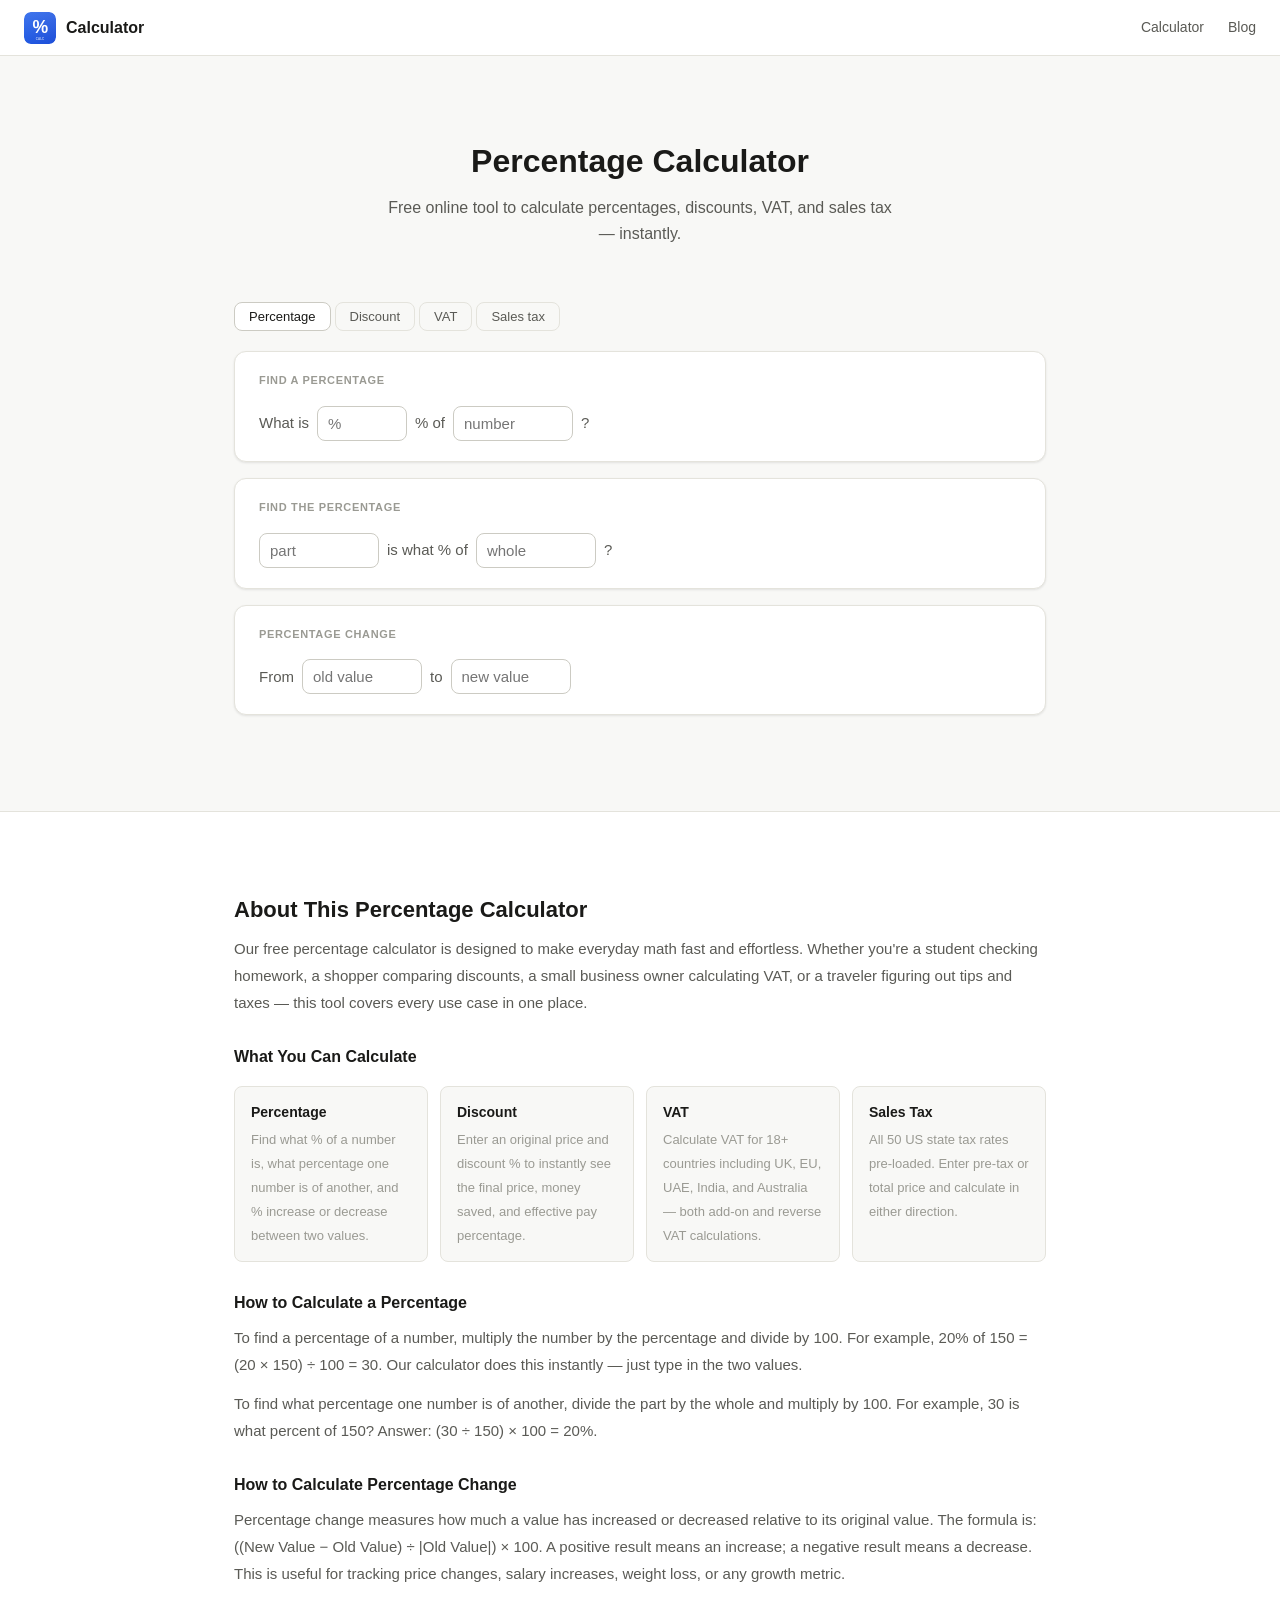
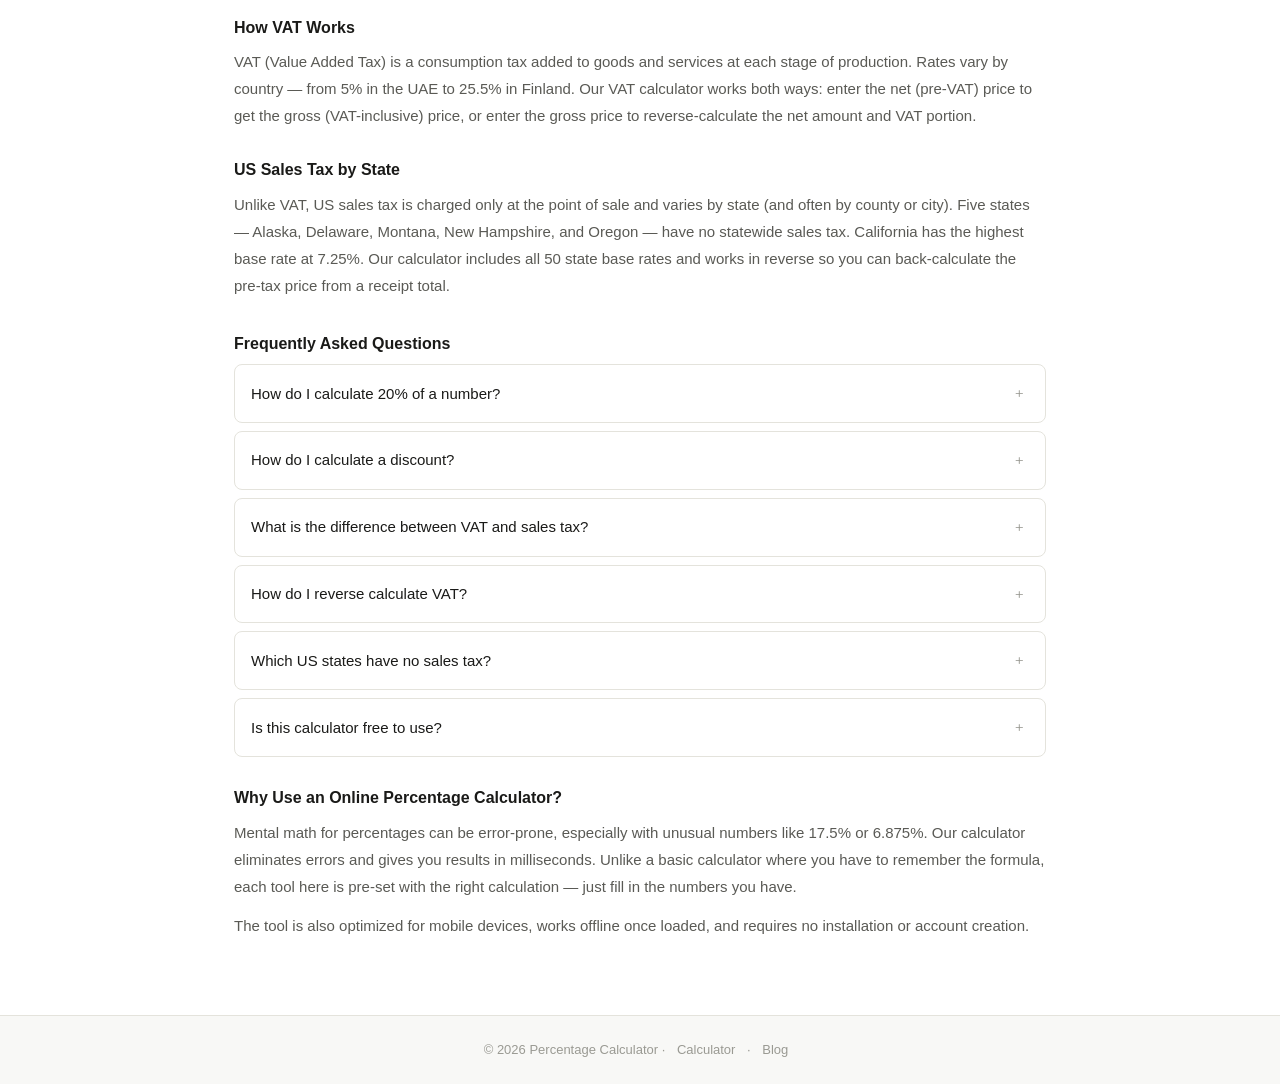
<file: index.html>
<!DOCTYPE html>
<html lang="en">
<head>
  <meta charset="UTF-8">
  <meta name="viewport" content="width=device-width, initial-scale=1.0">
  <title>Percentage Calculator — Free Online Percentage, Discount, VAT & Tax Calculator</title>
  <meta name="description" content="Free online percentage calculator. Instantly calculate percentages, find discounts, compute VAT for 18+ countries, and calculate US sales tax for all 50 states. No signup needed.">
  <meta property="og:title" content="Percentage Calculator — Free Online Tool">
  <meta property="og:description" content="Calculate percentages, discounts, VAT, and sales tax instantly. Free, fast, no signup.">
  <meta property="og:url" content="https://kabeersdev.github.io/percentage_calculator/">
  <meta property="og:type" content="website">
  <meta property="og:image" content="https://kabeersdev.github.io/percentage_calculator/assets/logo.svg">
  <meta name="twitter:card" content="summary">
  <meta name="twitter:title" content="Percentage Calculator — Free Online Tool">
  <meta name="twitter:description" content="Calculate percentages, discounts, VAT and sales tax instantly.">
  <meta name="robots" content="index, follow">
  <link rel="canonical" href="https://kabeersdev.github.io/percentage_calculator/">
  <link rel="icon" href="assets/favicon.svg" type="image/svg+xml">

  <!-- GOOGLE ANALYTICS — replace G-XXXXXXXXXX with your ID -->
  <!--
  <script async src="https://www.googletagmanager.com/gtag/js?id=G-XXXXXXXXXX"></script>
  <script>
    window.dataLayer = window.dataLayer || [];
    function gtag(){dataLayer.push(arguments);}
    gtag('js', new Date());
    gtag('config', 'G-XXXXXXXXXX');
  </script>
  -->

  <!-- FACEBOOK PIXEL — replace XXXXXXXXXXXXXXXX with your Pixel ID -->
  <!--
  <script>
    !function(f,b,e,v,n,t,s){if(f.fbq)return;n=f.fbq=function(){n.callMethod?
    n.callMethod.apply(n,arguments):n.queue.push(arguments)};if(!f._fbq)f._fbq=n;
    n.push=n;n.loaded=!0;n.version='2.0';n.queue=[];t=b.createElement(e);t.async=!0;
    t.src=v;s=b.getElementsByTagName(e)[0];s.parentNode.insertBefore(t,s)}(window,
    document,'script','https://connect.facebook.net/en_US/fbevents.js');
    fbq('init', 'XXXXXXXXXXXXXXXX');
    fbq('track', 'PageView');
  </script>
  <noscript><img height="1" width="1" style="display:none"
    src="https://www.facebook.com/tr?id=XXXXXXXXXXXXXXXX&ev=PageView&noscript=1"/></noscript>
  -->

  <link rel="stylesheet" href="assets/style.css">
  <style>
    .nav-logo-wrap { display:flex; align-items:center; gap:10px; text-decoration:none; }
    .nav-logo-wrap img { width:32px; height:32px; border-radius:7px; }
    .nav-logo-wrap span { font-weight:600; font-size:16px; color:var(--text); }
    /* SEO FOOTER SECTION */
    .seo-section { background:var(--surface); border-top:1px solid var(--border); margin-top:3rem; padding:3rem 0 2rem; }
    .seo-section .container { max-width:860px; }
    .seo-section h2 { font-size:22px; font-weight:700; margin-bottom:.5rem; }
    .seo-section h3 { font-size:16px; font-weight:600; margin:1.75rem 0 .5rem; }
    .seo-section p { color:var(--text-2); font-size:15px; line-height:1.8; margin-bottom:.75rem; }
    .seo-section ul { color:var(--text-2); font-size:15px; line-height:1.8; margin:0 0 .75rem 1.5rem; }
    .seo-faq { margin-top:2rem; }
    .seo-faq details { border:1px solid var(--border); border-radius:var(--radius); margin-bottom:.5rem; overflow:hidden; }
    .seo-faq summary { padding:.875rem 1rem; font-weight:500; font-size:15px; cursor:pointer; list-style:none; display:flex; justify-content:space-between; align-items:center; }
    .seo-faq summary::-webkit-details-marker { display:none; }
    .seo-faq summary::after { content:'﹢'; font-size:18px; color:var(--text-3); }
    details[open] summary::after { content:'−'; }
    .seo-faq .faq-body { padding:.125rem 1rem 1rem; color:var(--text-2); font-size:14px; line-height:1.8; }
    .tool-cards { display:grid; grid-template-columns:repeat(auto-fit,minmax(180px,1fr)); gap:.75rem; margin:1rem 0; }
    .tool-card { background:var(--bg); border:1px solid var(--border); border-radius:var(--radius); padding:.875rem 1rem; }
    .tool-card strong { display:block; font-size:14px; margin-bottom:.25rem; }
    .tool-card span { font-size:13px; color:var(--text-3); }
    /* SITE FOOTER */
    .site-footer { background:var(--bg); border-top:1px solid var(--border); padding:1.5rem; text-align:center; font-size:13px; color:var(--text-3); }
    .site-footer a { color:var(--text-3); margin:0 .5rem; }
  </style>
</head>
<body>

<nav>
  <a class="nav-logo-wrap" href="index.html">
    <img src="assets/logo.svg" alt="Percentage Calculator logo">
    <span>Calculator</span>
  </a>
  <div class="nav-links">
    <a href="index.html">Calculator</a>
    <a href="blog.html">Blog</a>
  </div>
</nav>

<div class="container">
  <div class="hero">
    <h1>Percentage Calculator</h1>
    <p>Free online tool to calculate percentages, discounts, VAT, and sales tax — instantly.</p>
  </div>

  <div class="tabs">
    <button class="tab active" onclick="switchTab('pct',this)">Percentage</button>
    <button class="tab" onclick="switchTab('discount',this)">Discount</button>
    <button class="tab" onclick="switchTab('vat',this)">VAT</button>
    <button class="tab" onclick="switchTab('tax',this)">Sales tax</button>
  </div>

  <!-- PERCENTAGE -->
  <div class="page active" id="page-pct">
    <div class="card">
      <div class="card-title">Find a percentage</div>
      <div style="display:flex;align-items:center;gap:8px;flex-wrap:wrap">
        <span style="color:var(--text-2)">What is</span>
        <input type="number" id="c1-pct" placeholder="%" style="width:90px" oninput="calc1()">
        <span style="color:var(--text-2)">% of</span>
        <input type="number" id="c1-num" placeholder="number" style="width:120px" oninput="calc1()">
        <span style="color:var(--text-2)">?</span>
      </div>
      <div id="c1-result" class="result" style="display:none">
        <span class="result-label" id="c1-label"></span>
        <div style="display:flex;align-items:center;gap:8px">
          <span class="result-value" id="c1-val"></span>
          <button class="copy-btn" onclick="copyEl('c1-val')" title="Copy">⎘</button>
        </div>
      </div>
    </div>
    <div class="card">
      <div class="card-title">Find the percentage</div>
      <div style="display:flex;align-items:center;gap:8px;flex-wrap:wrap">
        <input type="number" id="c2-part" placeholder="part" style="width:120px" oninput="calc2()">
        <span style="color:var(--text-2)">is what % of</span>
        <input type="number" id="c2-whole" placeholder="whole" style="width:120px" oninput="calc2()">
        <span style="color:var(--text-2)">?</span>
      </div>
      <div id="c2-result" class="result success" style="display:none">
        <span class="result-label" id="c2-label"></span>
        <div style="display:flex;align-items:center;gap:8px">
          <span class="result-value" id="c2-val"></span>
          <button class="copy-btn" onclick="copyEl('c2-val')" title="Copy">⎘</button>
        </div>
      </div>
    </div>
    <div class="card">
      <div class="card-title">Percentage change</div>
      <div style="display:flex;align-items:center;gap:8px;flex-wrap:wrap">
        <span style="color:var(--text-2)">From</span>
        <input type="number" id="c3-from" placeholder="old value" style="width:120px" oninput="calc3()">
        <span style="color:var(--text-2)">to</span>
        <input type="number" id="c3-to" placeholder="new value" style="width:120px" oninput="calc3()">
      </div>
      <div id="c3-result" class="result" style="display:none">
        <span class="result-label" id="c3-label"></span>
        <div style="display:flex;align-items:center;gap:8px">
          <span class="result-value" id="c3-val"></span>
          <button class="copy-btn" onclick="copyEl('c3-val')" title="Copy">⎘</button>
        </div>
      </div>
    </div>
  </div>

  <!-- DISCOUNT -->
  <div class="page" id="page-discount">
    <div class="card">
      <div class="card-title">Discount calculator</div>
      <div class="field"><label>Original price</label><input type="number" id="d-orig" placeholder="e.g. 100" oninput="calcDiscount()"></div>
      <div class="field"><label>Discount percentage (%)</label><input type="number" id="d-pct" placeholder="e.g. 20" oninput="calcDiscount()"></div>
      <div id="d-results" style="display:none">
        <div class="results-grid">
          <div class="stat"><div class="stat-label">Discount amount</div><div class="stat-value" id="d-amount"></div></div>
          <div class="stat"><div class="stat-label">Final price</div><div class="stat-value" id="d-final"></div></div>
          <div class="stat"><div class="stat-label">You save</div><div class="stat-value" id="d-save" style="color:var(--success)"></div></div>
          <div class="stat"><div class="stat-label">You pay</div><div class="stat-value" id="d-pay"></div></div>
        </div>
      </div>
    </div>
  </div>

  <!-- VAT -->
  <div class="page" id="page-vat">
    <div class="card">
      <div class="card-title">VAT calculator</div>
      <div class="field">
        <label>Country / region</label>
        <select id="vat-country" onchange="setVatRate()">
          <option value="">Custom rate</option>
          <option value="20">🇬🇧 UK — 20%</option>
          <option value="20">🇫🇷 France — 20%</option>
          <option value="19">🇩🇪 Germany — 19%</option>
          <option value="22">🇮🇹 Italy — 22%</option>
          <option value="21">🇪🇸 Spain — 21%</option>
          <option value="23">🇵🇱 Poland — 23%</option>
          <option value="25">🇸🇪 Sweden — 25%</option>
          <option value="25">🇩🇰 Denmark — 25%</option>
          <option value="25.5">🇫🇮 Finland — 25.5%</option>
          <option value="23">🇮🇪 Ireland — 23%</option>
          <option value="21">🇳🇱 Netherlands — 21%</option>
          <option value="21">🇧🇪 Belgium — 21%</option>
          <option value="24">🇬🇷 Greece — 24%</option>
          <option value="20">🇦🇹 Austria — 20%</option>
          <option value="5">🇦🇪 UAE — 5%</option>
          <option value="18">🇮🇳 India GST — 18%</option>
          <option value="10">🇦🇺 Australia GST — 10%</option>
          <option value="15">🇳🇿 New Zealand GST — 15%</option>
        </select>
      </div>
      <div class="field"><label>VAT rate (%)</label><input type="number" id="vat-rate" placeholder="e.g. 20" oninput="calcVat()"></div>
      <div class="field"><label>Net price (before VAT)</label><input type="number" id="vat-net" placeholder="e.g. 100" oninput="calcVat('net')"></div>
      <div class="field"><label>Gross price (after VAT)</label><input type="number" id="vat-gross" placeholder="e.g. 120" oninput="calcVat('gross')"></div>
      <div id="vat-results" style="display:none">
        <div class="results-grid">
          <div class="stat"><div class="stat-label">Net price</div><div class="stat-value" id="vat-net-out"></div></div>
          <div class="stat"><div class="stat-label">VAT amount</div><div class="stat-value" id="vat-amount"></div></div>
          <div class="stat" style="grid-column:1/-1"><div class="stat-label">Gross price</div><div class="stat-value" id="vat-gross-out"></div></div>
        </div>
      </div>
    </div>
  </div>

  <!-- SALES TAX -->
  <div class="page" id="page-tax">
    <div class="card">
      <div class="card-title">Sales tax calculator</div>
      <div class="field">
        <label>State / region</label>
        <select id="tax-state" onchange="setTaxRate()">
          <option value="">Custom rate</option>
          <option value="0">Alaska — 0%</option>
          <option value="5.6">Arizona — 5.6%</option>
          <option value="6.5">Arkansas — 6.5%</option>
          <option value="7.25">California — 7.25%</option>
          <option value="2.9">Colorado — 2.9%</option>
          <option value="6.35">Connecticut — 6.35%</option>
          <option value="0">Delaware — 0%</option>
          <option value="6">Florida — 6%</option>
          <option value="4">Georgia — 4%</option>
          <option value="6.25">Illinois — 6.25%</option>
          <option value="7">Indiana — 7%</option>
          <option value="6">Iowa — 6%</option>
          <option value="6.5">Kansas — 6.5%</option>
          <option value="6">Kentucky — 6%</option>
          <option value="4.45">Louisiana — 4.45%</option>
          <option value="6">Maryland — 6%</option>
          <option value="6.25">Massachusetts — 6.25%</option>
          <option value="6">Michigan — 6%</option>
          <option value="6.875">Minnesota — 6.875%</option>
          <option value="7">Mississippi — 7%</option>
          <option value="4.225">Missouri — 4.225%</option>
          <option value="0">Montana — 0%</option>
          <option value="5.5">Nebraska — 5.5%</option>
          <option value="6.85">Nevada — 6.85%</option>
          <option value="0">New Hampshire — 0%</option>
          <option value="6.625">New Jersey — 6.625%</option>
          <option value="4">New York — 4%</option>
          <option value="4.75">North Carolina — 4.75%</option>
          <option value="5.75">Ohio — 5.75%</option>
          <option value="4.5">Oklahoma — 4.5%</option>
          <option value="0">Oregon — 0%</option>
          <option value="6">Pennsylvania — 6%</option>
          <option value="7">Rhode Island — 7%</option>
          <option value="6">South Carolina — 6%</option>
          <option value="7">Tennessee — 7%</option>
          <option value="6.25">Texas — 6.25%</option>
          <option value="6.5">Washington — 6.5%</option>
          <option value="5">Wisconsin — 5%</option>
        </select>
      </div>
      <div class="field"><label>Sales tax rate (%)</label><input type="number" id="tax-rate" placeholder="e.g. 8" oninput="calcTax()"></div>
      <div class="field"><label>Pre-tax price</label><input type="number" id="tax-pre" placeholder="e.g. 100" oninput="calcTax('pre')"></div>
      <div class="field"><label>Total price (tax included)</label><input type="number" id="tax-total" placeholder="e.g. 108" oninput="calcTax('total')"></div>
      <div id="tax-results" style="display:none">
        <div class="results-grid">
          <div class="stat"><div class="stat-label">Pre-tax price</div><div class="stat-value" id="tax-pre-out"></div></div>
          <div class="stat"><div class="stat-label">Tax amount</div><div class="stat-value" id="tax-amount"></div></div>
          <div class="stat" style="grid-column:1/-1"><div class="stat-label">Total price</div><div class="stat-value" id="tax-total-out"></div></div>
        </div>
      </div>
    </div>
  </div>
</div>

<!-- ══ SEO CONTENT SECTION ══════════════════════════════════════════════════ -->
<div class="seo-section">
  <div class="container">
    <h2>About This Percentage Calculator</h2>
    <p>Our free percentage calculator is designed to make everyday math fast and effortless. Whether you're a student checking homework, a shopper comparing discounts, a small business owner calculating VAT, or a traveler figuring out tips and taxes — this tool covers every use case in one place.</p>

    <h3>What You Can Calculate</h3>
    <div class="tool-cards">
      <div class="tool-card"><strong>Percentage</strong><span>Find what % of a number is, what percentage one number is of another, and % increase or decrease between two values.</span></div>
      <div class="tool-card"><strong>Discount</strong><span>Enter an original price and discount % to instantly see the final price, money saved, and effective pay percentage.</span></div>
      <div class="tool-card"><strong>VAT</strong><span>Calculate VAT for 18+ countries including UK, EU, UAE, India, and Australia — both add-on and reverse VAT calculations.</span></div>
      <div class="tool-card"><strong>Sales Tax</strong><span>All 50 US state tax rates pre-loaded. Enter pre-tax or total price and calculate in either direction.</span></div>
    </div>

    <h3>How to Calculate a Percentage</h3>
    <p>To find a percentage of a number, multiply the number by the percentage and divide by 100. For example, 20% of 150 = (20 × 150) ÷ 100 = 30. Our calculator does this instantly — just type in the two values.</p>
    <p>To find what percentage one number is of another, divide the part by the whole and multiply by 100. For example, 30 is what percent of 150? Answer: (30 ÷ 150) × 100 = 20%.</p>

    <h3>How to Calculate Percentage Change</h3>
    <p>Percentage change measures how much a value has increased or decreased relative to its original value. The formula is: ((New Value − Old Value) ÷ |Old Value|) × 100. A positive result means an increase; a negative result means a decrease. This is useful for tracking price changes, salary increases, weight loss, or any growth metric.</p>

    <h3>How VAT Works</h3>
    <p>VAT (Value Added Tax) is a consumption tax added to goods and services at each stage of production. Rates vary by country — from 5% in the UAE to 25.5% in Finland. Our VAT calculator works both ways: enter the net (pre-VAT) price to get the gross (VAT-inclusive) price, or enter the gross price to reverse-calculate the net amount and VAT portion.</p>

    <h3>US Sales Tax by State</h3>
    <p>Unlike VAT, US sales tax is charged only at the point of sale and varies by state (and often by county or city). Five states — Alaska, Delaware, Montana, New Hampshire, and Oregon — have no statewide sales tax. California has the highest base rate at 7.25%. Our calculator includes all 50 state base rates and works in reverse so you can back-calculate the pre-tax price from a receipt total.</p>

    <div class="seo-faq">
      <h3>Frequently Asked Questions</h3>
      <details>
        <summary>How do I calculate 20% of a number?</summary>
        <div class="faq-body">Multiply the number by 0.20 (or 20 ÷ 100). For example, 20% of 250 = 250 × 0.20 = 50. Use the "Find a percentage" tab above for instant results.</div>
      </details>
      <details>
        <summary>How do I calculate a discount?</summary>
        <div class="faq-body">Switch to the Discount tab. Enter the original price and the discount percentage. The calculator instantly shows you the amount saved, the final price, and the percentage of the price you actually pay.</div>
      </details>
      <details>
        <summary>What is the difference between VAT and sales tax?</summary>
        <div class="faq-body">VAT is collected at every stage of the supply chain and is common in Europe, the UK, and many other countries. Sales tax is only charged at the final point of sale and is the system used in the United States. Both are consumption taxes but are calculated and collected differently.</div>
      </details>
      <details>
        <summary>How do I reverse calculate VAT?</summary>
        <div class="faq-body">To find the price before VAT when you only have the VAT-inclusive price, divide by (1 + VAT rate). For example, if a product costs $120 including 20% VAT: $120 ÷ 1.20 = $100 net price. Use the VAT tab and enter the gross price — it calculates automatically.</div>
      </details>
      <details>
        <summary>Which US states have no sales tax?</summary>
        <div class="faq-body">Five US states have no statewide sales tax: Alaska, Delaware, Montana, New Hampshire, and Oregon. However, some local jurisdictions in Alaska do charge sales tax.</div>
      </details>
      <details>
        <summary>Is this calculator free to use?</summary>
        <div class="faq-body">Yes, completely free. No account, no signup, no limits. All calculations happen instantly in your browser.</div>
      </details>
    </div>

    <h3>Why Use an Online Percentage Calculator?</h3>
    <p>Mental math for percentages can be error-prone, especially with unusual numbers like 17.5% or 6.875%. Our calculator eliminates errors and gives you results in milliseconds. Unlike a basic calculator where you have to remember the formula, each tool here is pre-set with the right calculation — just fill in the numbers you have.</p>
    <p>The tool is also optimized for mobile devices, works offline once loaded, and requires no installation or account creation.</p>
  </div>
</div>

<footer class="site-footer">
  <p>© 2026 Percentage Calculator · <a href="index.html">Calculator</a> · <a href="blog.html">Blog</a></p>
</footer>

<div id="toast"></div>

<!-- JSON-LD Structured Data for SEO -->
<script type="application/ld+json">
{
  "@context": "https://schema.org",
  "@type": "WebApplication",
  "name": "Percentage Calculator",
  "url": "https://kabeersdev.github.io/percentage_calculator/",
  "description": "Free online percentage calculator. Calculate percentages, discounts, VAT, and sales tax instantly.",
  "applicationCategory": "UtilitiesApplication",
  "operatingSystem": "Any",
  "offers": { "@type": "Offer", "price": "0", "priceCurrency": "USD" },
  "featureList": ["Percentage calculator", "Discount calculator", "VAT calculator", "Sales tax calculator"]
}
</script>
<script type="application/ld+json">
{
  "@context": "https://schema.org",
  "@type": "FAQPage",
  "mainEntity": [
    { "@type": "Question", "name": "How do I calculate 20% of a number?", "acceptedAnswer": { "@type": "Answer", "text": "Multiply the number by 0.20. For example, 20% of 250 = 250 × 0.20 = 50." } },
    { "@type": "Question", "name": "How do I reverse calculate VAT?", "acceptedAnswer": { "@type": "Answer", "text": "Divide the VAT-inclusive price by (1 + VAT rate). For example, $120 including 20% VAT: $120 ÷ 1.20 = $100 net price." } },
    { "@type": "Question", "name": "Which US states have no sales tax?", "acceptedAnswer": { "@type": "Answer", "text": "Alaska, Delaware, Montana, New Hampshire, and Oregon have no statewide sales tax." } },
    { "@type": "Question", "name": "Is this calculator free?", "acceptedAnswer": { "@type": "Answer", "text": "Yes, completely free with no signup required." } }
  ]
}
</script>

<script>
function switchTab(name, el) {
  document.querySelectorAll('.tab').forEach(t => t.classList.remove('active'));
  document.querySelectorAll('.page').forEach(p => p.classList.remove('active'));
  el.classList.add('active');
  document.getElementById('page-' + name).classList.add('active');
}
function fmt(n) { return parseFloat(n.toFixed(4)).toLocaleString(undefined, {maximumFractionDigits:2}); }
function fmtC(n) { return '$' + fmt(n); }
function copyEl(id) {
  navigator.clipboard.writeText(document.getElementById(id).textContent).catch(()=>{});
  showToast('Copied!');
}
function showToast(msg) {
  const t = document.getElementById('toast');
  t.textContent = msg; t.classList.add('show');
  setTimeout(() => t.classList.remove('show'), 2000);
}
function calc1() {
  const p = parseFloat(document.getElementById('c1-pct').value);
  const n = parseFloat(document.getElementById('c1-num').value);
  const r = document.getElementById('c1-result');
  if (!isNaN(p) && !isNaN(n)) {
    document.getElementById('c1-val').textContent = fmt(p/100*n);
    document.getElementById('c1-label').textContent = p + '% of ' + fmt(n) + ' =';
    r.style.display='flex'; r.className='result';
  } else r.style.display='none';
}
function calc2() {
  const part = parseFloat(document.getElementById('c2-part').value);
  const whole = parseFloat(document.getElementById('c2-whole').value);
  const r = document.getElementById('c2-result');
  if (!isNaN(part) && !isNaN(whole) && whole!==0) {
    document.getElementById('c2-val').textContent = fmt(part/whole*100) + '%';
    document.getElementById('c2-label').textContent = fmt(part) + ' is';
    r.style.display='flex'; r.className='result success';
  } else r.style.display='none';
}
function calc3() {
  const from = parseFloat(document.getElementById('c3-from').value);
  const to = parseFloat(document.getElementById('c3-to').value);
  const r = document.getElementById('c3-result');
  if (!isNaN(from) && !isNaN(to) && from!==0) {
    const ch = (to-from)/Math.abs(from)*100;
    document.getElementById('c3-val').textContent = (ch>=0?'+':'') + fmt(ch) + '%';
    document.getElementById('c3-label').textContent = ch>=0 ? '↑ increase' : '↓ decrease';
    r.style.display='flex'; r.className='result ' + (ch>=0?'success':'warning');
  } else r.style.display='none';
}
function calcDiscount() {
  const orig = parseFloat(document.getElementById('d-orig').value);
  const pct = parseFloat(document.getElementById('d-pct').value);
  const r = document.getElementById('d-results');
  if (!isNaN(orig) && !isNaN(pct)) {
    const disc = orig*pct/100;
    document.getElementById('d-amount').textContent = fmtC(disc);
    document.getElementById('d-final').textContent = fmtC(orig-disc);
    document.getElementById('d-save').textContent = fmtC(disc);
    document.getElementById('d-pay').textContent = fmt(100-pct) + '%';
    r.style.display='block';
  } else r.style.display='none';
}
function setVatRate() {
  const v = document.getElementById('vat-country').value;
  if (v) { document.getElementById('vat-rate').value = v; calcVat(); }
}
function calcVat(src) {
  const rate = parseFloat(document.getElementById('vat-rate').value);
  const net = parseFloat(document.getElementById('vat-net').value);
  const gross = parseFloat(document.getElementById('vat-gross').value);
  const r = document.getElementById('vat-results');
  if (isNaN(rate)) { r.style.display='none'; return; }
  let n, g, vat;
  if (src==='net' && !isNaN(net)) {
    n=net; vat=net*rate/100; g=net+vat;
    document.getElementById('vat-gross').value = parseFloat(g.toFixed(2));
  } else if (src==='gross' && !isNaN(gross)) {
    n=gross/(1+rate/100); vat=gross-n; g=gross;
    document.getElementById('vat-net').value = parseFloat(n.toFixed(2));
  } else if (!isNaN(net)) { n=net; vat=net*rate/100; g=net+vat; }
  else { r.style.display='none'; return; }
  document.getElementById('vat-net-out').textContent = fmtC(n);
  document.getElementById('vat-amount').textContent = fmtC(vat);
  document.getElementById('vat-gross-out').textContent = fmtC(g);
  r.style.display='block';
}
function setTaxRate() {
  const v = document.getElementById('tax-state').value;
  if (v!=='') { document.getElementById('tax-rate').value = v; calcTax(); }
}
function calcTax(src) {
  const rate = parseFloat(document.getElementById('tax-rate').value);
  const pre = parseFloat(document.getElementById('tax-pre').value);
  const total = parseFloat(document.getElementById('tax-total').value);
  const r = document.getElementById('tax-results');
  if (isNaN(rate)) { r.style.display='none'; return; }
  let p, t, tax;
  if (src==='pre' && !isNaN(pre)) {
    p=pre; tax=pre*rate/100; t=pre+tax;
    document.getElementById('tax-total').value = parseFloat(t.toFixed(2));
  } else if (src==='total' && !isNaN(total)) {
    p=total/(1+rate/100); tax=total-p; t=total;
    document.getElementById('tax-pre').value = parseFloat(p.toFixed(2));
  } else if (!isNaN(pre)) { p=pre; tax=pre*rate/100; t=pre+tax; }
  else { r.style.display='none'; return; }
  document.getElementById('tax-pre-out').textContent = fmtC(p);
  document.getElementById('tax-amount').textContent = fmtC(tax);
  document.getElementById('tax-total-out').textContent = fmtC(t);
  r.style.display='block';
}
</script>
</body>
</html>
</file>
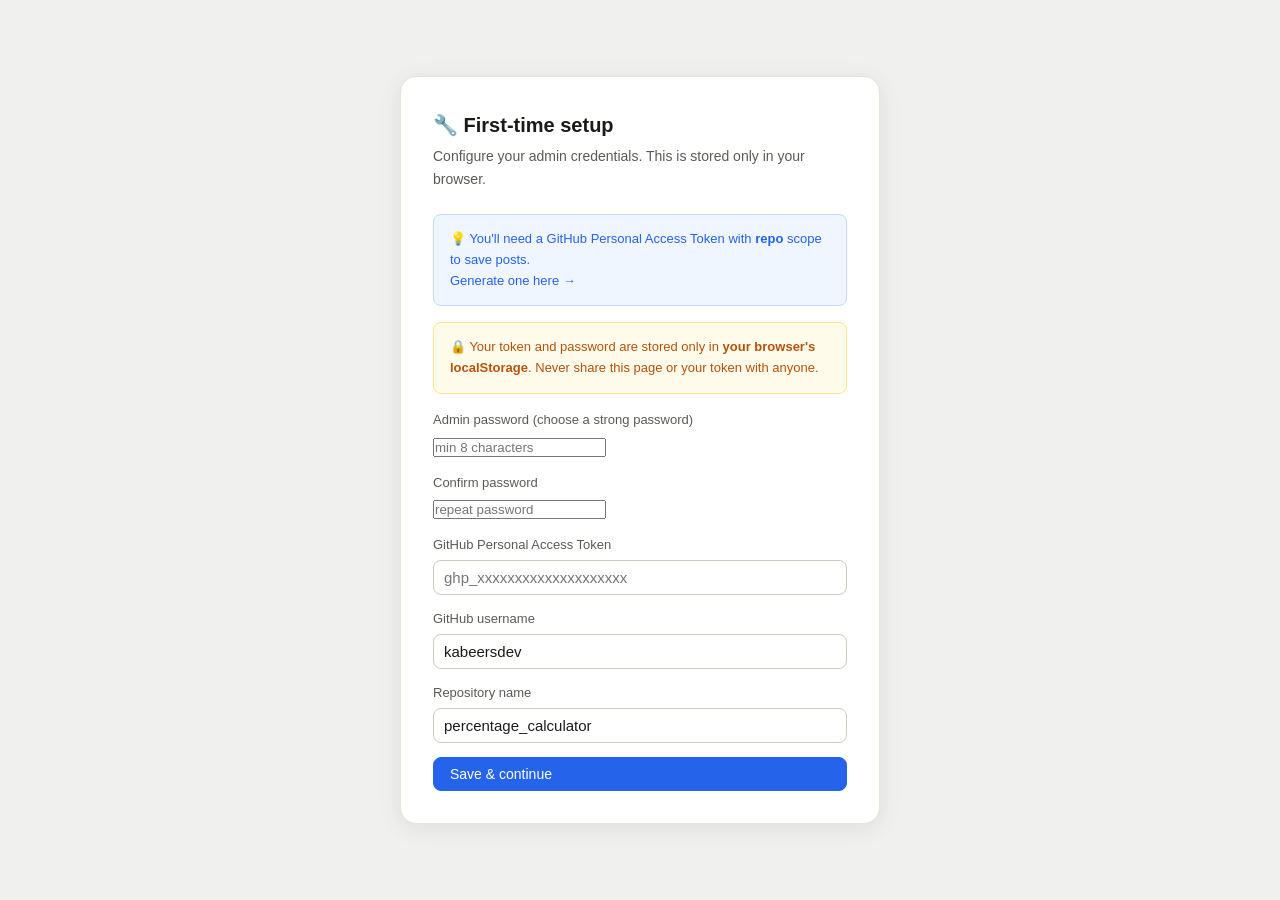
<file: admin.html>
<!DOCTYPE html>
<html lang="en">
<head>
  <meta charset="UTF-8">
  <meta name="viewport" content="width=device-width, initial-scale=1.0">
  <title>Admin. panel — Percentage Calculator</title>
  <meta name="robots" content="noindex, nofollow">
  <link rel="stylesheet" href="assets/style.css">
  <style>
    body { background: #f0f0ee; }
    /* LOGIN */
    .login-wrap { min-height: 100vh; display: flex; align-items: center; justify-content: center; }
    .login-box { background: var(--surface); border: 1px solid var(--border); border-radius: 16px; padding: 2rem; width: 90%; max-width: 380px; box-shadow: 0 4px 24px rgba(0,0,0,.08); }
    .login-box h1 { font-size: 20px; font-weight: 700; margin-bottom: .25rem; }
    .login-box p { color: var(--text-2); font-size: 14px; margin-bottom: 1.5rem; }
    .login-error { background: var(--danger-bg); color: var(--danger); border: 1px solid #fecaca; border-radius: var(--radius); padding: .6rem .875rem; font-size: 13px; margin-bottom: 1rem; display: none; }
    /* SETUP */
    .setup-box { background: var(--surface); border: 1px solid var(--border); border-radius: 16px; padding: 2rem; width: 90%; max-width: 480px; box-shadow: 0 4px 24px rgba(0,0,0,.08); }
    .setup-box h1 { font-size: 20px; font-weight: 700; margin-bottom: .25rem; }
    .setup-box p { color: var(--text-2); font-size: 14px; margin-bottom: 1.5rem; }
    .info-box { background: var(--accent-bg); border: 1px solid var(--accent-border); border-radius: var(--radius); padding: .875rem 1rem; font-size: 13px; color: var(--accent); margin-bottom: 1rem; line-height: 1.6; }
    .warn-box { background: var(--warning-bg); border: 1px solid #fde68a; border-radius: var(--radius); padding: .875rem 1rem; font-size: 13px; color: var(--warning); margin-bottom: 1rem; line-height: 1.6; }
    /* ADMIN SHELL */
    #admin-shell { display: none; }
    .admin-nav { background: var(--surface); border-bottom: 1px solid var(--border); padding: 0 1.5rem; display: flex; align-items: center; justify-content: space-between; height: 52px; }
    .admin-nav .logo { font-weight: 600; font-size: 15px; }
    .admin-nav .nav-right { display: flex; align-items: center; gap: 1rem; font-size: 13px; color: var(--text-2); }
    .admin-nav .nav-right a { color: var(--text-2); font-size: 13px; }
    .sidebar-wrap { width: 200px; flex-shrink: 0; background: var(--surface); border-right: 1px solid var(--border); min-height: calc(100vh - 52px); padding: 1rem 0.75rem; }
    .sidebar-wrap .section-label { font-size: 10px; font-weight: 700; color: var(--text-3); text-transform: uppercase; letter-spacing: .07em; padding: 0 8px; margin: 1rem 0 4px; }
    .sidebar-wrap a { display: flex; align-items: center; gap: 8px; padding: 7px 10px; border-radius: 6px; color: var(--text-2); font-size: 13.5px; margin-bottom: 1px; cursor: pointer; text-decoration: none; }
    .sidebar-wrap a:hover { background: var(--bg); color: var(--text); }
    .sidebar-wrap a.active { background: var(--accent-bg); color: var(--accent); font-weight: 500; }
    .main-wrap { flex: 1; min-width: 0; padding: 1.5rem; }
    .layout { display: flex; }
    /* SECTIONS */
    .section { display: none; }
    .section.active { display: block; }
    /* STATUS ROW */
    .status-row { display: flex; gap: 1rem; margin-bottom: 1.5rem; }
    .status-card { flex: 1; background: var(--surface); border: 1px solid var(--border); border-radius: 10px; padding: 1rem 1.25rem; }
    .status-card .num { font-size: 28px; font-weight: 700; }
    .status-card .lbl { font-size: 12px; color: var(--text-3); margin-top: 2px; }
    /* EDITOR */
    .two-col { display: grid; grid-template-columns: 1fr 320px; gap: 1.25rem; align-items: start; }
    .seo-char { font-size: 12px; color: var(--text-3); margin-top: 3px; }
    .seo-char.over { color: var(--danger); }
    /* LOCK icon for locked post */
    .lock { font-size: 11px; background: var(--bg); border: 1px solid var(--border); border-radius: 4px; padding: 1px 6px; color: var(--text-3); }
    @media(max-width:700px) {
      .layout { flex-direction: column; }
      .sidebar-wrap { width: 100%; min-height: auto; border-right: none; border-bottom: 1px solid var(--border); }
      .two-col { grid-template-columns: 1fr; }
      .status-row { flex-wrap: wrap; }
    }
  </style>
</head>
<body>

<!-- ════════════════════════════ SETUP SCREEN ════════════════════════════ -->
<div id="setup-screen" class="login-wrap" style="display:none">
  <div class="setup-box">
    <h1>🔧 First-time setup</h1>
    <p>Configure your admin credentials. This is stored only in your browser.</p>
    <div class="info-box">
      💡 You'll need a GitHub Personal Access Token with <strong>repo</strong> scope to save posts.<br>
      <a href="https://github.com/settings/tokens/new?scopes=repo&description=PercentageCalcCMS" target="_blank" style="color:var(--accent)">Generate one here →</a>
    </div>
    <div class="warn-box">
      🔒 Your token and password are stored only in <strong>your browser's localStorage</strong>. Never share this page or your token with anyone.
    </div>
    <div class="field"><label>Admin password (choose a strong password)</label><input type="password" id="setup-pass" placeholder="min 8 characters"></div>
    <div class="field"><label>Confirm password</label><input type="password" id="setup-pass2" placeholder="repeat password"></div>
    <div class="field"><label>GitHub Personal Access Token</label><input type="text" id="setup-token" placeholder="ghp_xxxxxxxxxxxxxxxxxxxx" autocomplete="off"></div>
    <div class="field"><label>GitHub username</label><input type="text" id="setup-user" value="kabeersdev"></div>
    <div class="field"><label>Repository name</label><input type="text" id="setup-repo" value="percentage_calculator"></div>
    <div class="login-error" id="setup-error"></div>
    <button class="btn btn-primary" style="width:100%" onclick="doSetup()">Save & continue</button>
  </div>
</div>

<!-- ════════════════════════════ LOGIN SCREEN ════════════════════════════ -->
<div id="login-screen" class="login-wrap">
  <div class="login-box">
    <h1>🔐 Admin login</h1>
    <p>Percentage Calculator dashboard</p>
    <div class="login-error" id="login-error"></div>
    <div class="field"><label>Password</label><input type="password" id="login-pass" placeholder="Enter password" onkeydown="if(event.key==='Enter')doLogin()"></div>
    <button class="btn btn-primary" style="width:100%;margin-top:.25rem" onclick="doLogin()">Sign in</button>
    <p style="margin-top:1rem;font-size:12px;color:var(--text-3);text-align:center">
      First time? <a href="#" onclick="showSetup()">Set up credentials</a>
    </p>
  </div>
</div>

<!-- ════════════════════════════ ADMIN SHELL ════════════════════════════ -->
<div id="admin-shell">
  <div class="admin-nav">
    <span class="logo">% Admin</span>
    <div class="nav-right">
      <a href="index.html" target="_blank">View site ↗</a>
      <a href="blog.html" target="_blank">View blog ↗</a>
      <a href="#" onclick="logout()" style="color:var(--danger)">Sign out</a>
    </div>
  </div>

  <div class="layout">
    <div class="sidebar-wrap">
      <div class="section-label">Content</div>
      <a onclick="showSection('dashboard')" id="nav-dashboard" class="active">📊 Dashboard</a>
      <a onclick="showSection('posts')" id="nav-posts">📝 All posts</a>
      <a onclick="newPost()" id="nav-new">✏️ New post</a>
      <div class="section-label">Settings</div>
      <a onclick="showSection('seo-global')" id="nav-seo-global">🔍 SEO settings</a>
      <a onclick="showSection('credentials')" id="nav-credentials">🔑 Credentials</a>
    </div>

    <div class="main-wrap">

      <!-- DASHBOARD -->
      <div class="section active" id="section-dashboard">
        <div class="admin-topbar"><h1>Dashboard</h1></div>
        <div class="status-row">
          <div class="status-card"><div class="num" id="stat-total">0</div><div class="lbl">Total posts</div></div>
          <div class="status-card"><div class="num" id="stat-pub">0</div><div class="lbl">Published</div></div>
          <div class="status-card"><div class="num" id="stat-draft">0</div><div class="lbl">Drafts</div></div>
        </div>
        <div class="card">
          <div class="card-title">Recent posts</div>
          <div id="dash-recent"></div>
        </div>
      </div>

      <!-- ALL POSTS -->
      <div class="section" id="section-posts">
        <div class="admin-topbar">
          <h1>All posts</h1>
          <button class="btn btn-primary btn-sm" onclick="newPost()">+ New post</button>
        </div>
        <div class="card" style="padding:0;overflow:hidden">
          <table>
            <thead><tr><th>Title</th><th>Status</th><th>Date</th><th>Actions</th></tr></thead>
            <tbody id="posts-table"></tbody>
          </table>
        </div>
      </div>

      <!-- EDITOR -->
      <div class="section" id="section-editor">
        <div class="admin-topbar">
          <h1 id="editor-heading">New post</h1>
          <div style="display:flex;gap:.5rem">
            <button class="btn btn-sm" onclick="saveDraft()">Save draft</button>
            <button class="btn btn-primary btn-sm" onclick="publishPost()">Publish</button>
          </div>
        </div>
        <div class="two-col">
          <!-- LEFT: content -->
          <div>
            <div class="card">
              <div class="field"><label>Post title</label><input type="text" id="e-title" placeholder="Enter title…" oninput="autoSlug();updateSeoPreview()"></div>
              <div class="field"><label>Slug (URL)</label>
                <div style="display:flex;gap:6px;align-items:center">
                  <span style="font-size:13px;color:var(--text-3);white-space:nowrap">…/post.html?slug=</span>
                  <input type="text" id="e-slug" placeholder="my-post-title" style="flex:1">
                </div>
              </div>
              <div class="field"><label>Excerpt (shown in blog listing)</label><textarea id="e-excerpt" rows="2" placeholder="Short summary…" oninput="updateSeoPreview()"></textarea></div>
            </div>
            <div class="card" style="padding:0;overflow:hidden">
              <div class="editor-toolbar">
                <button onclick="fmt('bold')" title="Bold"><b>B</b></button>
                <button onclick="fmt('italic')" title="Italic"><i>I</i></button>
                <button onclick="fmt('underline')" title="Underline"><u>U</u></button>
                <button onclick="fmtBlock('h2')" title="Heading 2">H2</button>
                <button onclick="fmtBlock('h3')" title="Heading 3">H3</button>
                <button onclick="fmt('insertUnorderedList')" title="Bullet list">• List</button>
                <button onclick="fmt('insertOrderedList')" title="Numbered list">1. List</button>
                <button onclick="insertLink()" title="Insert link">🔗 Link</button>
                <button onclick="insertImage()" title="Insert image">🖼 Image</button>
                <button onclick="fmtBlock('blockquote')" title="Blockquote">" Quote</button>
                <button onclick="fmt('removeFormat')" title="Clear formatting">✕ Clear</button>
              </div>
              <div class="editor-content" id="editor" contenteditable="true" spellcheck="true"></div>
            </div>
          </div>
          <!-- RIGHT: meta -->
          <div>
            <div class="card">
              <div class="card-title">Post settings</div>
              <div class="field"><label>Status</label>
                <select id="e-status">
                  <option value="draft">Draft</option>
                  <option value="published">Published</option>
                </select>
              </div>
              <div class="field"><label>Author</label><input type="text" id="e-author" placeholder="Your name"></div>
              <div class="field"><label>Date</label><input type="date" id="e-date"></div>
            </div>
            <div class="card">
              <div class="card-title">SEO</div>
              <div class="field">
                <label>SEO title <span style="color:var(--text-3)">(50–60 chars)</span></label>
                <input type="text" id="e-seo-title" placeholder="Defaults to post title" oninput="updateSeoPreview()">
                <div class="seo-char" id="seo-title-count">0 / 60</div>
              </div>
              <div class="field">
                <label>Meta description <span style="color:var(--text-3)">(120–160 chars)</span></label>
                <textarea id="e-seo-desc" rows="3" placeholder="Appears in Google results…" oninput="updateSeoPreview()"></textarea>
                <div class="seo-char" id="seo-desc-count">0 / 160</div>
              </div>
              <div class="field"><label>OG image URL</label><input type="url" id="e-og-image" placeholder="https://…" oninput="updateSeoPreview()"></div>
              <div class="field"><label>Canonical URL</label><input type="url" id="e-canonical" placeholder="Leave blank for auto"></div>
              <div class="field"><label>Robots</label>
                <select id="e-robots">
                  <option value="index, follow">index, follow (default)</option>
                  <option value="noindex, follow">noindex, follow</option>
                  <option value="noindex, nofollow">noindex, nofollow</option>
                  <option value="index, nofollow">index, nofollow</option>
                </select>
              </div>
              <div class="field"><label>Focus keyword</label><input type="text" id="e-keyword" placeholder="e.g. percentage calculator"></div>
            </div>
            <div class="card">
              <div class="card-title">Google preview</div>
              <div class="seo-preview">
                <div class="seo-url" id="prev-url">kabeersdev.github.io/percentage_calculator/post.html?slug=</div>
                <div class="seo-title" id="prev-title">Post title goes here</div>
                <div class="seo-desc" id="prev-desc">Your meta description will appear here in Google search results.</div>
              </div>
            </div>
          </div>
        </div>
        <input type="hidden" id="e-id">
      </div>

      <!-- GLOBAL SEO -->
      <div class="section" id="section-seo-global">
        <div class="admin-topbar"><h1>SEO settings</h1><button class="btn btn-primary btn-sm" onclick="saveGlobalSeo()">Save settings</button></div>
        <div class="card" style="max-width:600px">
          <div class="card-title">Site-wide SEO</div>
          <div class="field"><label>Site name</label><input type="text" id="gs-name" value="Percentage Calculator"></div>
          <div class="field"><label>Default meta description</label><textarea id="gs-desc" rows="3" placeholder="Used when no page-specific description is set"></textarea></div>
          <div class="field"><label>Default OG image URL</label><input type="url" id="gs-og"></div>
          <div class="field"><label>Google Analytics ID</label><input type="text" id="gs-ga" placeholder="G-XXXXXXXXXX"></div>
          <div class="field"><label>Google Search Console verification</label><input type="text" id="gs-gsc" placeholder="Paste meta content value"></div>
          <div class="field"><label>Twitter / X handle</label><input type="text" id="gs-twitter" placeholder="@yourhandle"></div>
        </div>
      </div>

      <!-- CREDENTIALS -->
      <div class="section" id="section-credentials">
        <div class="admin-topbar"><h1>Credentials</h1></div>
        <div class="card" style="max-width:520px">
          <div class="card-title">Change password</div>
          <div class="field"><label>New password</label><input type="password" id="cr-pass" placeholder="min 8 characters"></div>
          <div class="field"><label>Confirm new password</label><input type="password" id="cr-pass2"></div>
          <button class="btn btn-primary btn-sm" onclick="changePassword()">Update password</button>
        </div>
        <div class="card" style="max-width:520px;margin-top:1rem">
          <div class="card-title">GitHub token</div>
          <div class="warn-box" style="margin-bottom:1rem">Your token is stored in browser localStorage only. Never share it.</div>
          <div class="field"><label>Personal Access Token</label><input type="password" id="cr-token" placeholder="ghp_xxxxxxxxxxxxxxxxxxxx" autocomplete="off"></div>
          <div class="field"><label>GitHub username</label><input type="text" id="cr-user"></div>
          <div class="field"><label>Repository name</label><input type="text" id="cr-repo"></div>
          <button class="btn btn-primary btn-sm" onclick="saveCredentials()">Update token</button>
          <button class="btn btn-danger btn-sm" style="margin-left:.5rem" onclick="resetAll()">Reset everything</button>
        </div>
      </div>

    </div><!-- /main-wrap -->
  </div><!-- /layout -->
</div><!-- /admin-shell -->

<!-- DELETE CONFIRM MODAL -->
<div class="modal-bg" id="delete-modal">
  <div class="modal">
    <h2>Delete post?</h2>
    <p>This will permanently delete the post. This action cannot be undone.</p>
    <div class="modal-actions">
      <button class="btn btn-sm" onclick="closeModal()">Cancel</button>
      <button class="btn btn-danger btn-sm" onclick="confirmDelete()">Delete</button>
    </div>
  </div>
</div>

<div id="toast"></div>

<script>
// ── CRYPTO HELPERS ──────────────────────────────────────────────────────────
async function hashPass(pass) {
  const buf = await crypto.subtle.digest('SHA-256', new TextEncoder().encode(pass + 'pct_salt_v1'));
  return Array.from(new Uint8Array(buf)).map(b => b.toString(16).padStart(2,'0')).join('');
}
function b64(str) { return btoa(unescape(encodeURIComponent(str))); }

// ── AUTH ────────────────────────────────────────────────────────────────────
const SESSION_KEY = 'pct_session';
const PASS_KEY    = 'pct_pass_hash';
const TOKEN_KEY   = 'pct_gh_token';
const USER_KEY    = 'pct_gh_user';
const REPO_KEY    = 'pct_gh_repo';
const SEO_KEY     = 'pct_seo_global';

function isLoggedIn() {
  return sessionStorage.getItem(SESSION_KEY) === 'ok';
}
function logout() {
  sessionStorage.removeItem(SESSION_KEY);
  location.reload();
}
function showSetup() {
  document.getElementById('login-screen').style.display = 'none';
  document.getElementById('setup-screen').style.display = 'flex';
}
async function doSetup() {
  const pass = document.getElementById('setup-pass').value;
  const pass2 = document.getElementById('setup-pass2').value;
  const token = document.getElementById('setup-token').value.trim();
  const user = document.getElementById('setup-user').value.trim();
  const repo = document.getElementById('setup-repo').value.trim();
  const err = document.getElementById('setup-error');
  err.style.display = 'none';
  if (pass.length < 8) { err.textContent = 'Password must be at least 8 characters.'; err.style.display='block'; return; }
  if (pass !== pass2) { err.textContent = 'Passwords do not match.'; err.style.display='block'; return; }
  if (!token.startsWith('ghp_') && !token.startsWith('github_pat_')) { err.textContent = 'Token looks invalid. It should start with ghp_ or github_pat_'; err.style.display='block'; return; }
  const hash = await hashPass(pass);
  localStorage.setItem(PASS_KEY, hash);
  localStorage.setItem(TOKEN_KEY, token);
  localStorage.setItem(USER_KEY, user);
  localStorage.setItem(REPO_KEY, repo);
  sessionStorage.setItem(SESSION_KEY, 'ok');
  document.getElementById('setup-screen').style.display = 'none';
  initAdmin();
}
async function doLogin() {
  const pass = document.getElementById('login-pass').value;
  const stored = localStorage.getItem(PASS_KEY);
  if (!stored) { showSetup(); return; }
  const hash = await hashPass(pass);
  if (hash !== stored) {
    const err = document.getElementById('login-error');
    err.textContent = 'Incorrect password. Please try again.';
    err.style.display = 'block';
    document.getElementById('login-pass').value = '';
    return;
  }
  sessionStorage.setItem(SESSION_KEY, 'ok');
  document.getElementById('login-screen').style.display = 'none';
  initAdmin();
}
async function changePassword() {
  const p = document.getElementById('cr-pass').value;
  const p2 = document.getElementById('cr-pass2').value;
  if (p.length < 8) { toast('Password must be at least 8 characters.'); return; }
  if (p !== p2) { toast('Passwords do not match.'); return; }
  localStorage.setItem(PASS_KEY, await hashPass(p));
  document.getElementById('cr-pass').value = '';
  document.getElementById('cr-pass2').value = '';
  toast('✅ Password updated!');
}
function saveCredentials() {
  const t = document.getElementById('cr-token').value.trim();
  const u = document.getElementById('cr-user').value.trim();
  const r = document.getElementById('cr-repo').value.trim();
  if (t) localStorage.setItem(TOKEN_KEY, t);
  if (u) localStorage.setItem(USER_KEY, u);
  if (r) localStorage.setItem(REPO_KEY, r);
  toast('✅ Credentials saved!');
}
function resetAll() {
  if (!confirm('This will delete all stored credentials and settings. Are you sure?')) return;
  localStorage.clear(); sessionStorage.clear(); location.reload();
}

// ── INIT ─────────────────────────────────────────────────────────────────────
function initAdmin() {
  document.getElementById('admin-shell').style.display = 'block';
  document.getElementById('login-screen').style.display = 'none';
  loadCredentialsFields();
  loadGlobalSeo();
  refreshPosts();
}

function loadCredentialsFields() {
  document.getElementById('cr-user').value = localStorage.getItem(USER_KEY) || 'kabeersdev';
  document.getElementById('cr-repo').value = localStorage.getItem(REPO_KEY) || 'percentage_calculator';
}

// ── GITHUB API ────────────────────────────────────────────────────────────────
function ghToken() { return localStorage.getItem(TOKEN_KEY); }
function ghUser()  { return localStorage.getItem(USER_KEY) || 'kabeersdev'; }
function ghRepo()  { return localStorage.getItem(REPO_KEY) || 'percentage_calculator'; }

async function ghGetFile(path) {
  const res = await fetch(`https://api.github.com/repos/${ghUser()}/${ghRepo()}/contents/${path}`, {
    headers: { Authorization: 'token ' + ghToken(), Accept: 'application/vnd.github.v3+json' }
  });
  if (res.status === 404) return null;
  if (!res.ok) throw new Error('GitHub API error: ' + res.status);
  return res.json();
}

async function ghPutFile(path, content, message, sha) {
  const body = { message, content: b64(content) };
  if (sha) body.sha = sha;
  const res = await fetch(`https://api.github.com/repos/${ghUser()}/${ghRepo()}/contents/${path}`, {
    method: 'PUT',
    headers: { Authorization: 'token ' + ghToken(), Accept: 'application/vnd.github.v3+json', 'Content-Type': 'application/json' },
    body: JSON.stringify(body)
  });
  if (!res.ok) {
    const e = await res.json();
    throw new Error(e.message || 'GitHub write error');
  }
  return res.json();
}

async function ghDeleteFile(path, message, sha) {
  const res = await fetch(`https://api.github.com/repos/${ghUser()}/${ghRepo()}/contents/${path}`, {
    method: 'DELETE',
    headers: { Authorization: 'token ' + ghToken(), Accept: 'application/vnd.github.v3+json', 'Content-Type': 'application/json' },
    body: JSON.stringify({ message, sha })
  });
  if (!res.ok) throw new Error('GitHub delete error');
}

// ── POSTS DATA ────────────────────────────────────────────────────────────────
let postsCache = [];

async function fetchPosts() {
  try {
    const file = await ghGetFile('data/posts.json');
    if (!file) return [];
    return JSON.parse(atob(file.content));
  } catch { return []; }
}

async function savePosts(posts, msg) {
  const file = await ghGetFile('data/posts.json');
  await ghPutFile('data/posts.json', JSON.stringify(posts, null, 2), msg, file ? file.sha : undefined);
}

async function refreshPosts() {
  postsCache = await fetchPosts();
  renderDashboard();
  renderPostsTable();
}

// ── DASHBOARD ─────────────────────────────────────────────────────────────────
function renderDashboard() {
  const pub = postsCache.filter(p => p.status === 'published').length;
  const draft = postsCache.filter(p => p.status === 'draft').length;
  document.getElementById('stat-total').textContent = postsCache.length;
  document.getElementById('stat-pub').textContent = pub;
  document.getElementById('stat-draft').textContent = draft;
  const recent = [...postsCache].sort((a,b) => new Date(b.date)-new Date(a.date)).slice(0,5);
  document.getElementById('dash-recent').innerHTML = recent.length
    ? recent.map(p => `<div style="display:flex;justify-content:space-between;align-items:center;padding:.6rem 0;border-bottom:1px solid var(--border)">
        <span style="font-size:14px;font-weight:500">${p.title}</span>
        <div style="display:flex;gap:.5rem;align-items:center">
          <span class="badge ${p.status==='published'?'badge-green':'badge-gray'}">${p.status}</span>
          <button class="btn btn-sm" onclick="editPost('${p.id}')">Edit</button>
        </div>
      </div>`).join('')
    : '<p style="color:var(--text-3);font-size:14px">No posts yet. <a href="#" onclick="newPost()">Create your first post →</a></p>';
}

// ── POSTS TABLE ───────────────────────────────────────────────────────────────
function renderPostsTable() {
  const tbody = document.getElementById('posts-table');
  const sorted = [...postsCache].sort((a,b) => new Date(b.date)-new Date(a.date));
  tbody.innerHTML = sorted.length ? sorted.map(p => `
    <tr>
      <td style="font-weight:500">${p.title}</td>
      <td><span class="badge ${p.status==='published'?'badge-green':'badge-gray'}">${p.status}</span></td>
      <td style="color:var(--text-3);font-size:13px">${p.date ? new Date(p.date).toLocaleDateString() : '—'}</td>
      <td>
        <button class="btn btn-sm" onclick="editPost('${p.id}')">Edit</button>
        <button class="btn btn-sm" style="margin-left:4px" onclick="${p.status==='published'?`window.open('post.html?slug=${p.slug}','_blank')`:`toast('Draft — publish to preview')`}">Preview</button>
        <button class="btn btn-danger btn-sm" style="margin-left:4px" onclick="askDelete('${p.id}')">Delete</button>
      </td>
    </tr>
  `).join('')
  : '<tr><td colspan="4" style="color:var(--text-3);font-size:14px;padding:1.5rem">No posts yet.</td></tr>';
}

// ── EDITOR ────────────────────────────────────────────────────────────────────
let currentId = null;

function newPost() {
  currentId = null;
  document.getElementById('e-id').value = '';
  document.getElementById('e-title').value = '';
  document.getElementById('e-slug').value = '';
  document.getElementById('e-excerpt').value = '';
  document.getElementById('editor').innerHTML = '';
  document.getElementById('e-status').value = 'draft';
  document.getElementById('e-author').value = '';
  document.getElementById('e-date').value = new Date().toISOString().split('T')[0];
  document.getElementById('e-seo-title').value = '';
  document.getElementById('e-seo-desc').value = '';
  document.getElementById('e-og-image').value = '';
  document.getElementById('e-canonical').value = '';
  document.getElementById('e-robots').value = 'index, follow';
  document.getElementById('e-keyword').value = '';
  document.getElementById('editor-heading').textContent = 'New post';
  updateSeoPreview();
  showSection('editor');
}

function editPost(id) {
  const p = postsCache.find(x => x.id === id);
  if (!p) return;
  currentId = id;
  document.getElementById('e-title').value = p.title || '';
  document.getElementById('e-slug').value = p.slug || '';
  document.getElementById('e-excerpt').value = p.excerpt || '';
  document.getElementById('editor').innerHTML = p.content || '';
  document.getElementById('e-status').value = p.status || 'draft';
  document.getElementById('e-author').value = p.author || '';
  document.getElementById('e-date').value = p.date ? p.date.split('T')[0] : new Date().toISOString().split('T')[0];
  document.getElementById('e-seo-title').value = p.seo_title || '';
  document.getElementById('e-seo-desc').value = p.seo_desc || '';
  document.getElementById('e-og-image').value = p.og_image || '';
  document.getElementById('e-canonical').value = p.canonical || '';
  document.getElementById('e-robots').value = p.robots || 'index, follow';
  document.getElementById('e-keyword').value = p.keyword || '';
  document.getElementById('editor-heading').textContent = 'Edit post';
  updateSeoPreview();
  showSection('editor');
}

function getPostData(status) {
  return {
    id: currentId || 'post_' + Date.now(),
    title: document.getElementById('e-title').value.trim(),
    slug: document.getElementById('e-slug').value.trim() || slugify(document.getElementById('e-title').value),
    excerpt: document.getElementById('e-excerpt').value.trim(),
    content: document.getElementById('editor').innerHTML,
    status: status || document.getElementById('e-status').value,
    author: document.getElementById('e-author').value.trim(),
    date: document.getElementById('e-date').value || new Date().toISOString().split('T')[0],
    seo_title: document.getElementById('e-seo-title').value.trim(),
    seo_desc: document.getElementById('e-seo-desc').value.trim(),
    og_image: document.getElementById('e-og-image').value.trim(),
    canonical: document.getElementById('e-canonical').value.trim(),
    robots: document.getElementById('e-robots').value,
    keyword: document.getElementById('e-keyword').value.trim(),
  };
}

async function saveDraft() {
  const data = getPostData('draft');
  if (!data.title) { toast('Please enter a title.'); return; }
  if (!ghToken()) { toast('❌ No GitHub token set. Go to Credentials first.'); return; }
  toast('Saving draft…');
  try {
    const idx = postsCache.findIndex(p => p.id === data.id);
    if (idx >= 0) postsCache[idx] = data; else postsCache.push(data);
    currentId = data.id;
    await savePosts(postsCache, `Draft: ${data.title}`);
    toast('✅ Draft saved!');
    renderDashboard(); renderPostsTable();
  } catch(e) { toast('❌ ' + e.message); }
}

async function publishPost() {
  const data = getPostData('published');
  if (!data.title) { toast('Please enter a title.'); return; }
  if (!ghToken()) { toast('❌ No GitHub token set. Go to Credentials first.'); return; }
  toast('Publishing…');
  try {
    const idx = postsCache.findIndex(p => p.id === data.id);
    if (idx >= 0) postsCache[idx] = data; else postsCache.push(data);
    currentId = data.id;
    await savePosts(postsCache, `Publish: ${data.title}`);
    toast('✅ Published! GitHub Pages will update in ~30 seconds.');
    document.getElementById('e-status').value = 'published';
    renderDashboard(); renderPostsTable();
  } catch(e) { toast('❌ ' + e.message); }
}

// ── DELETE ────────────────────────────────────────────────────────────────────
let deleteTargetId = null;
function askDelete(id) { deleteTargetId = id; document.getElementById('delete-modal').classList.add('open'); }
function closeModal() { document.getElementById('delete-modal').classList.remove('open'); deleteTargetId = null; }
async function confirmDelete() {
  if (!deleteTargetId) return;
  closeModal();
  toast('Deleting…');
  try {
    postsCache = postsCache.filter(p => p.id !== deleteTargetId);
    await savePosts(postsCache, 'Delete post');
    toast('✅ Post deleted.');
    renderDashboard(); renderPostsTable();
  } catch(e) { toast('❌ ' + e.message); }
}

// ── GLOBAL SEO ────────────────────────────────────────────────────────────────
function loadGlobalSeo() {
  try {
    const s = JSON.parse(localStorage.getItem(SEO_KEY) || '{}');
    document.getElementById('gs-name').value = s.name || 'Percentage Calculator';
    document.getElementById('gs-desc').value = s.desc || '';
    document.getElementById('gs-og').value = s.og || '';
    document.getElementById('gs-ga').value = s.ga || '';
    document.getElementById('gs-gsc').value = s.gsc || '';
    document.getElementById('gs-twitter').value = s.twitter || '';
  } catch {}
}
async function saveGlobalSeo() {
  const s = {
    name: document.getElementById('gs-name').value,
    desc: document.getElementById('gs-desc').value,
    og: document.getElementById('gs-og').value,
    ga: document.getElementById('gs-ga').value,
    gsc: document.getElementById('gs-gsc').value,
    twitter: document.getElementById('gs-twitter').value,
  };
  localStorage.setItem(SEO_KEY, JSON.stringify(s));
  if (ghToken()) {
    try {
      toast('Saving to GitHub…');
      const file = await ghGetFile('data/seo.json');
      await ghPutFile('data/seo.json', JSON.stringify(s, null, 2), 'Update global SEO', file ? file.sha : undefined);
      toast('✅ Global SEO saved!');
    } catch(e) { toast('❌ ' + e.message); }
  } else { toast('✅ Saved locally (add GitHub token to push to repo).'); }
}

// ── EDITOR HELPERS ─────────────────────────────────────────────────────────────
function fmt(cmd) { document.getElementById('editor').focus(); document.execCommand(cmd, false, null); }
function fmtBlock(tag) { document.getElementById('editor').focus(); document.execCommand('formatBlock', false, tag); }
function insertLink() {
  const url = prompt('Enter URL:');
  if (url) { document.getElementById('editor').focus(); document.execCommand('createLink', false, url); }
}
function insertImage() {
  const url = prompt('Enter image URL:');
  if (url) { document.getElementById('editor').focus(); document.execCommand('insertImage', false, url); }
}
function slugify(str) {
  return str.toLowerCase().trim().replace(/[^a-z0-9\s-]/g,'').replace(/\s+/g,'-').replace(/-+/g,'-');
}
function autoSlug() {
  if (!currentId) document.getElementById('e-slug').value = slugify(document.getElementById('e-title').value);
}
function updateSeoPreview() {
  const title = document.getElementById('e-seo-title').value || document.getElementById('e-title').value || 'Post title goes here';
  const desc = document.getElementById('e-seo-desc').value || document.getElementById('e-excerpt').value || 'Your meta description will appear here in Google search results.';
  const slug = document.getElementById('e-slug').value || slugify(document.getElementById('e-title').value) || '';
  document.getElementById('prev-title').textContent = title;
  document.getElementById('prev-desc').textContent = desc.slice(0, 160);
  document.getElementById('prev-url').textContent = `kabeersdev.github.io/percentage_calculator/post.html?slug=${slug}`;
  const tc = document.getElementById('e-seo-title').value.length;
  const dc = document.getElementById('e-seo-desc').value.length;
  const tcEl = document.getElementById('seo-title-count');
  const dcEl = document.getElementById('seo-desc-count');
  tcEl.textContent = `${tc} / 60`; tcEl.className = 'seo-char' + (tc > 60 ? ' over' : '');
  dcEl.textContent = `${dc} / 160`; dcEl.className = 'seo-char' + (dc > 160 ? ' over' : '');
}

// ── NAV ────────────────────────────────────────────────────────────────────────
function showSection(name) {
  document.querySelectorAll('.section').forEach(s => s.classList.remove('active'));
  document.querySelectorAll('.sidebar-wrap a').forEach(a => a.classList.remove('active'));
  document.getElementById('section-' + name).classList.add('active');
  const nav = document.getElementById('nav-' + name);
  if (nav) nav.classList.add('active');
}

// ── TOAST ──────────────────────────────────────────────────────────────────────
function toast(msg) {
  const t = document.getElementById('toast');
  t.textContent = msg; t.classList.add('show');
  clearTimeout(t._timer);
  t._timer = setTimeout(() => t.classList.remove('show'), 3000);
}

// ── BOOT ───────────────────────────────────────────────────────────────────────
(function boot() {
  const hasPass = !!localStorage.getItem(PASS_KEY);
  if (!hasPass) { showSetup(); return; }
  if (isLoggedIn()) { document.getElementById('login-screen').style.display='none'; initAdmin(); return; }
  // show login
})();
</script>
</body>
</html>
</file>
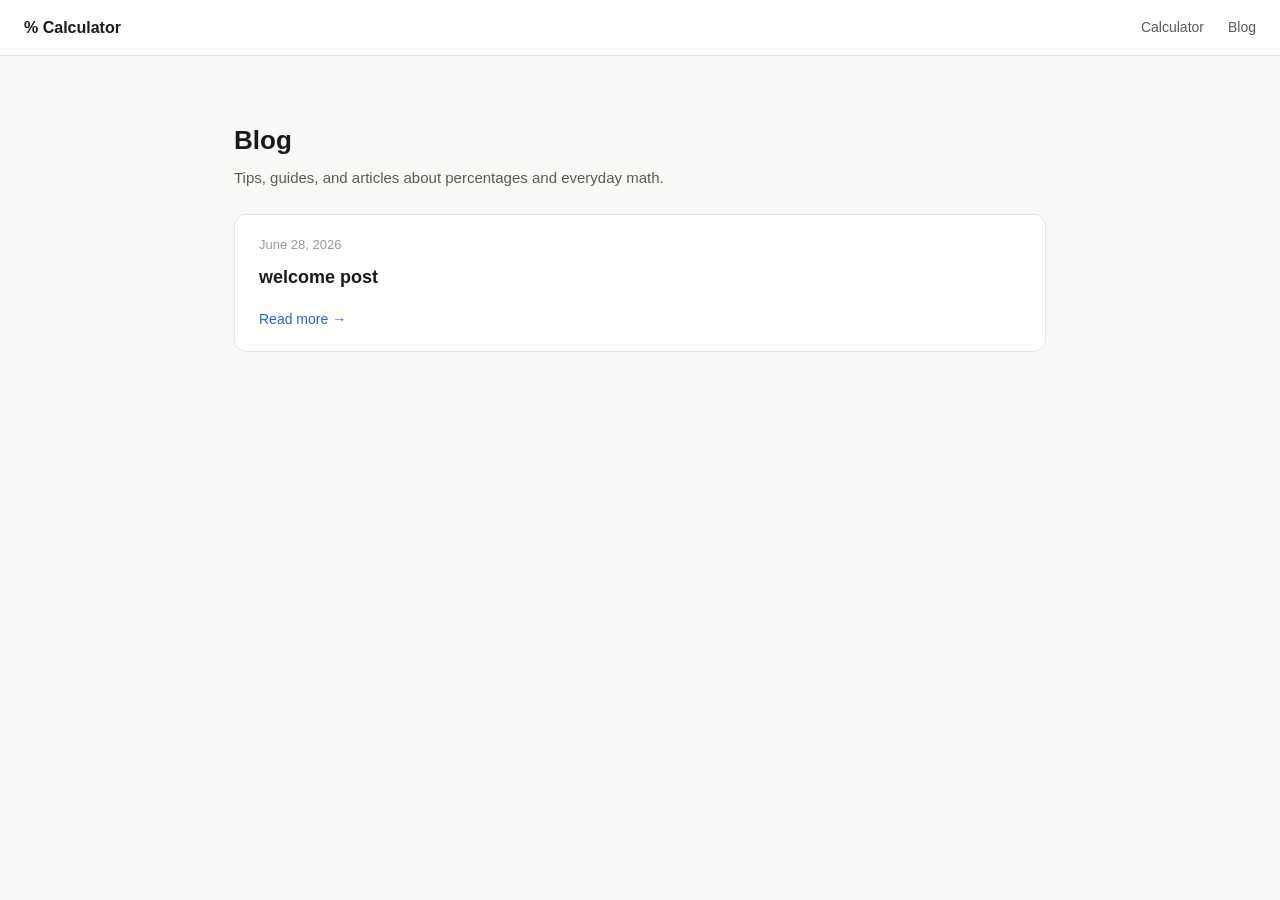
<file: blog.html>
<!DOCTYPE html>
<html lang="en">
<head>
  <meta charset="UTF-8">
  <meta name="viewport" content="width=device-width, initial-scale=1.0">
  <title>Blog — Percentage Calculator</title>
  <meta name="description" content="Tips, guides, and articles about percentages, discounts, VAT, and everyday math.">
  <meta property="og:title" content="Blog — Percentage Calculator">
  <meta property="og:url" content="https://kabeersdev.github.io/percentage_calculator/blog.html">
  <meta name="robots" content="index, follow">
  <link rel="canonical" href="https://kabeersdev.github.io/percentage_calculator/blog.html">
  <link rel="stylesheet" href="assets/style.css">
</head>
<body>

<nav>
  <a class="nav-logo" href="index.html">% Calculator</a>
  <div class="nav-links">
    <a href="index.html">Calculator</a>
    <a href="blog.html">Blog</a>
  </div>
</nav>

<div class="container">
  <div style="padding: 2rem 0 1.5rem">
    <h1 style="font-size:26px;font-weight:700;margin-bottom:.25rem">Blog</h1>
    <p style="color:var(--text-2)">Tips, guides, and articles about percentages and everyday math.</p>
  </div>

  <div id="post-list">
    <p style="color:var(--text-3);font-size:14px">Loading posts…</p>
  </div>
</div>

<script>
async function loadPosts() {
  const list = document.getElementById('post-list');
  try {
    const res = await fetch('data/posts.json?t=' + Date.now());
    const posts = await res.json();
    const published = posts.filter(p => p.status === 'published').sort((a,b) => new Date(b.date) - new Date(a.date));
    if (!published.length) { list.innerHTML = '<p style="color:var(--text-3);font-size:14px">No posts yet.</p>'; return; }
    list.innerHTML = published.map(p => `
      <div class="post-card">
        <div class="meta">${new Date(p.date).toLocaleDateString('en-US',{year:'numeric',month:'long',day:'numeric'})}</div>
        <h2><a href="post.html?slug=${p.slug}" style="color:var(--text);text-decoration:none">${p.title}</a></h2>
        <p>${p.excerpt || ''}</p>
        <a class="read-more" href="post.html?slug=${p.slug}">Read more →</a>
      </div>
    `).join('');
  } catch(e) {
    list.innerHTML = '<p style="color:var(--text-3);font-size:14px">No posts yet. Check back soon!</p>';
  }
}
loadPosts();
</script>
</body>
</html>
</file>
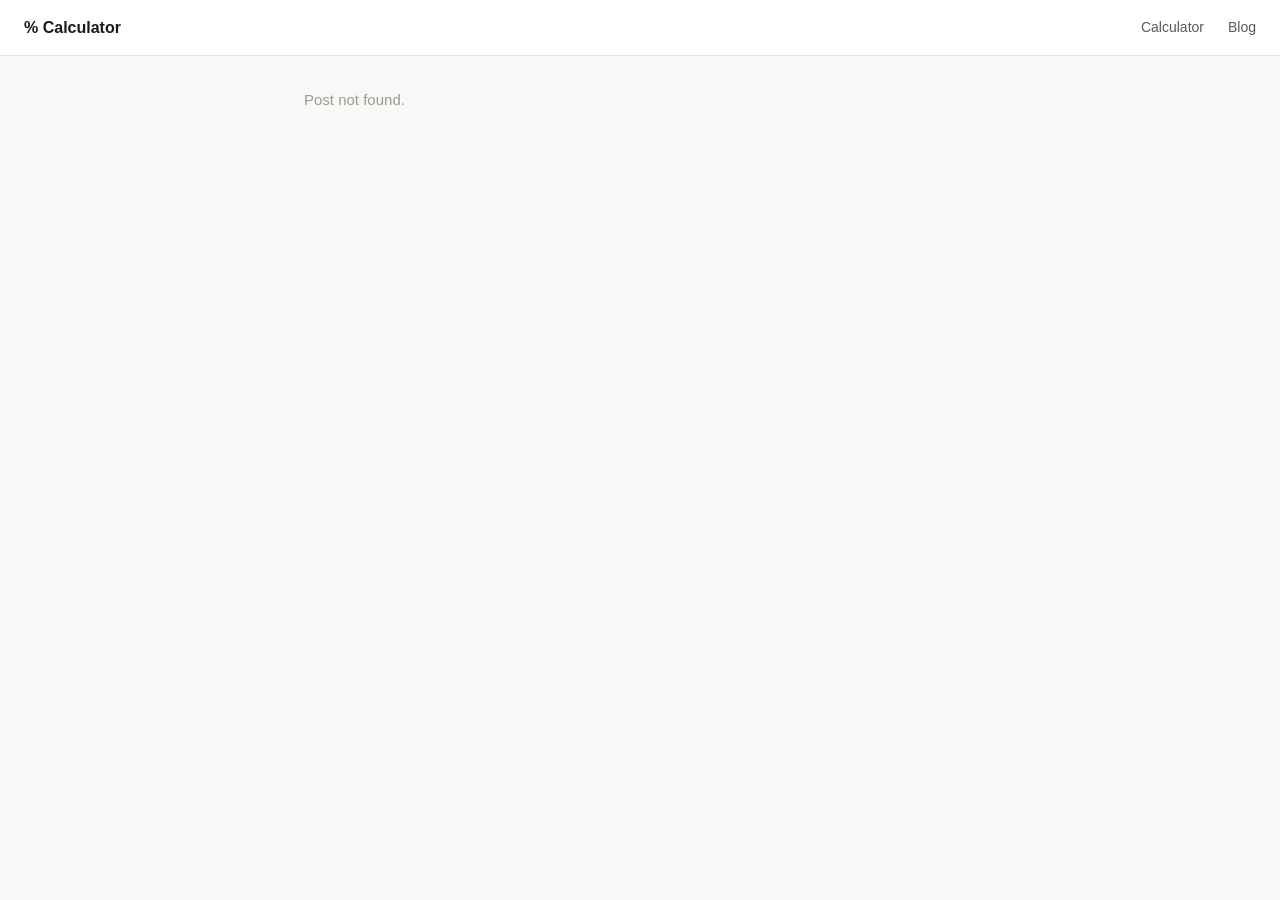
<file: post.html>
<!DOCTYPE html>
<html lang="en">
<head>
  <meta charset="UTF-8">
  <meta name="viewport" content="width=device-width, initial-scale=1.0">
  <title id="meta-title">Post — Percentage Calculator</title>
  <meta name="description" id="meta-desc" content="">
  <meta property="og:title" id="og-title" content="">
  <meta property="og:description" id="og-desc" content="">
  <meta property="og:image" id="og-image" content="">
  <meta property="og:type" content="article">
  <meta property="og:url" id="og-url" content="">
  <meta name="robots" id="meta-robots" content="index, follow">
  <link rel="canonical" id="canonical" href="">
  <link rel="stylesheet" href="assets/style.css">
</head>
<body>

<nav>
  <a class="nav-logo" href="index.html">% Calculator</a>
  <div class="nav-links">
    <a href="index.html">Calculator</a>
    <a href="blog.html">Blog</a>
  </div>
</nav>

<div class="container" style="max-width:720px">
  <div id="post-wrap">
    <p style="color:var(--text-3);font-size:14px;padding:2rem 0">Loading…</p>
  </div>
</div>

<script>
async function loadPost() {
  const slug = new URLSearchParams(location.search).get('slug');
  if (!slug) { document.getElementById('post-wrap').innerHTML = '<p style="color:var(--text-3)">Post not found.</p>'; return; }
  try {
    const res = await fetch('data/posts.json?t=' + Date.now());
    const posts = await res.json();
    const post = posts.find(p => p.slug === slug && p.status === 'published');
    if (!post) { document.getElementById('post-wrap').innerHTML = '<p style="color:var(--text-3);padding:2rem 0">Post not found. <a href="blog.html">← Back to blog</a></p>'; return; }

    document.getElementById('meta-title').textContent = (post.seo_title || post.title) + ' — Percentage Calculator';
    document.getElementById('meta-desc').setAttribute('content', post.seo_desc || post.excerpt || '');
    document.getElementById('og-title').setAttribute('content', post.seo_title || post.title);
    document.getElementById('og-desc').setAttribute('content', post.seo_desc || post.excerpt || '');
    if (post.og_image) document.getElementById('og-image').setAttribute('content', post.og_image);
    const url = 'https://kabeersdev.github.io/percentage_calculator/post.html?slug=' + slug;
    document.getElementById('og-url').setAttribute('content', url);
    document.getElementById('canonical').setAttribute('href', url);
    if (post.robots) document.getElementById('meta-robots').setAttribute('content', post.robots);

    document.getElementById('post-wrap').innerHTML = `
      <div class="post-content" style="padding:2rem 0">
        <a href="blog.html" style="font-size:13px;color:var(--text-3)">← Back to blog</a>
        <h1 style="margin-top:1rem">${post.title}</h1>
        <div class="post-meta">
          ${new Date(post.date).toLocaleDateString('en-US',{year:'numeric',month:'long',day:'numeric'})}
          ${post.author ? ' · ' + post.author : ''}
        </div>
        <div class="post-body">${post.content}</div>
      </div>
    `;
  } catch(e) {
    document.getElementById('post-wrap').innerHTML = '<p style="color:var(--text-3);padding:2rem 0">Could not load post. <a href="blog.html">← Back</a></p>';
  }
}
loadPost();
</script>
</body>
</html>
</file>
<file: assets/style.css>
*, *::before, *::after { box-sizing: border-box; margin: 0; padding: 0; }
:root {
  --bg: #f8f8f6;
  --surface: #ffffff;
  --border: #e4e3dc;
  --border-strong: #cccbc3;
  --text: #1a1a18;
  --text-2: #5a5a55;
  --text-3: #9a9a93;
  --accent: #2563eb;
  --accent-bg: #eff6ff;
  --accent-border: #bfdbfe;
  --success: #16a34a;
  --success-bg: #f0fdf4;
  --success-border: #bbf7d0;
  --warning: #b45309;
  --warning-bg: #fffbeb;
  --danger: #dc2626;
  --danger-bg: #fef2f2;
  --radius: 8px;
  --shadow: 0 1px 3px rgba(0,0,0,.06), 0 1px 2px rgba(0,0,0,.04);
}
body { font-family: -apple-system, BlinkMacSystemFont, 'Segoe UI', sans-serif; background: var(--bg); color: var(--text); line-height: 1.6; font-size: 15px; }
a { color: var(--accent); text-decoration: none; }
a:hover { text-decoration: underline; }

nav { background: var(--surface); border-bottom: 1px solid var(--border); padding: 0 1.5rem; display: flex; align-items: center; justify-content: space-between; height: 56px; position: sticky; top: 0; z-index: 10; }
.nav-logo { font-weight: 600; font-size: 16px; color: var(--text); text-decoration: none; }
.nav-links { display: flex; gap: 1.5rem; }
.nav-links a { font-size: 14px; color: var(--text-2); }
.nav-links a:hover { color: var(--text); text-decoration: none; }

.container { max-width: 860px; margin: 0 auto; padding: 2rem 1.5rem; }
.container-wide { max-width: 1100px; margin: 0 auto; padding: 2rem 1.5rem; }

.card { background: var(--surface); border: 1px solid var(--border); border-radius: 12px; padding: 1.25rem 1.5rem; margin-bottom: 1rem; box-shadow: var(--shadow); }
.card-title { font-size: 11px; font-weight: 600; color: var(--text-3); letter-spacing: .06em; text-transform: uppercase; margin-bottom: 1rem; }

.tabs { display: flex; gap: 4px; flex-wrap: wrap; margin-bottom: 1.25rem; }
.tab { padding: 6px 14px; border-radius: var(--radius); border: 1px solid var(--border); background: none; color: var(--text-2); font-size: 13px; cursor: pointer; font-family: inherit; transition: all .12s; }
.tab:hover { background: var(--bg); }
.tab.active { background: var(--surface); border-color: var(--border-strong); color: var(--text); font-weight: 500; }
.page { display: none; }
.page.active { display: block; }

input[type=text], input[type=number], input[type=email], input[type=url], select, textarea {
  width: 100%; padding: 8px 10px; border-radius: var(--radius); border: 1px solid var(--border-strong);
  background: var(--surface); color: var(--text); font-size: 15px; font-family: inherit; outline: none;
}
input:focus, select:focus, textarea:focus { border-color: var(--accent); box-shadow: 0 0 0 3px var(--accent-bg); }
textarea { resize: vertical; min-height: 120px; }
label { display: block; font-size: 13px; color: var(--text-2); margin-bottom: 4px; }
.field { margin-bottom: .875rem; }

.btn { display: inline-flex; align-items: center; gap: 6px; padding: 8px 16px; border-radius: var(--radius); border: 1px solid var(--border-strong); background: var(--surface); color: var(--text); font-size: 14px; font-family: inherit; cursor: pointer; transition: all .12s; font-weight: 500; }
.btn:hover { background: var(--bg); }
.btn-primary { background: var(--accent); color: #fff; border-color: var(--accent); }
.btn-primary:hover { background: #1d4ed8; border-color: #1d4ed8; }
.btn-danger { background: var(--danger-bg); color: var(--danger); border-color: #fecaca; }
.btn-danger:hover { background: #fee2e2; }
.btn-sm { padding: 5px 11px; font-size: 13px; }

.badge { display: inline-block; padding: 2px 8px; border-radius: 99px; font-size: 12px; font-weight: 500; }
.badge-green { background: var(--success-bg); color: var(--success); border: 1px solid var(--success-border); }
.badge-gray { background: var(--bg); color: var(--text-3); border: 1px solid var(--border); }
.badge-blue { background: var(--accent-bg); color: var(--accent); border: 1px solid var(--accent-border); }

.result { margin-top: .75rem; padding: .75rem 1rem; background: var(--accent-bg); border-radius: var(--radius); border: 1px solid var(--accent-border); display: flex; align-items: center; justify-content: space-between; }
.result-label { font-size: 13px; color: var(--accent); }
.result-value { font-size: 22px; font-weight: 600; color: var(--accent); }
.result.success { background: var(--success-bg); border-color: var(--success-border); }
.result.success .result-label, .result.success .result-value { color: var(--success); }
.result.warning { background: var(--warning-bg); border-color: #fde68a; }
.result.warning .result-label, .result.warning .result-value { color: var(--warning); }
.results-grid { display: grid; grid-template-columns: 1fr 1fr; gap: 8px; margin-top: .75rem; }
.stat { background: var(--bg); border: 1px solid var(--border); border-radius: var(--radius); padding: .75rem 1rem; }
.stat-label { font-size: 12px; color: var(--text-3); margin-bottom: 2px; }
.stat-value { font-size: 18px; font-weight: 600; color: var(--text); }
.copy-btn { background: none; border: none; cursor: pointer; color: var(--text-3); font-size: 13px; padding: 2px 6px; border-radius: 4px; }
.copy-btn:hover { background: var(--bg); color: var(--text-2); }

.post-card { background: var(--surface); border: 1px solid var(--border); border-radius: 12px; padding: 1.25rem 1.5rem; margin-bottom: 1rem; transition: box-shadow .15s; }
.post-card:hover { box-shadow: 0 4px 12px rgba(0,0,0,.08); }
.post-card h2 { font-size: 18px; font-weight: 600; margin-bottom: .25rem; }
.post-card .meta { font-size: 13px; color: var(--text-3); margin-bottom: .5rem; }
.post-card p { color: var(--text-2); font-size: 14px; line-height: 1.6; }
.post-card .read-more { font-size: 14px; font-weight: 500; margin-top: .75rem; display: inline-block; }

.post-content h1 { font-size: 28px; font-weight: 700; margin-bottom: .5rem; line-height: 1.3; }
.post-content .post-meta { font-size: 14px; color: var(--text-3); margin-bottom: 2rem; padding-bottom: 1.5rem; border-bottom: 1px solid var(--border); }
.post-body { font-size: 16px; line-height: 1.8; color: var(--text); }
.post-body h2 { font-size: 22px; margin: 2rem 0 .75rem; }
.post-body h3 { font-size: 18px; margin: 1.5rem 0 .5rem; }
.post-body p { margin-bottom: 1rem; }
.post-body ul, .post-body ol { margin: 0 0 1rem 1.5rem; }
.post-body li { margin-bottom: .25rem; }
.post-body img { max-width: 100%; border-radius: var(--radius); margin: 1rem 0; }
.post-body blockquote { border-left: 3px solid var(--border-strong); padding-left: 1rem; color: var(--text-2); margin: 1rem 0; }
.post-body code { background: var(--bg); padding: 2px 6px; border-radius: 4px; font-size: 14px; }

.admin-sidebar { width: 220px; flex-shrink: 0; padding: 1.5rem 0; }
.admin-sidebar .sidebar-label { font-size: 11px; font-weight: 600; color: var(--text-3); letter-spacing: .06em; text-transform: uppercase; padding: 0 12px; margin-bottom: 6px; margin-top: 1rem; }
.admin-sidebar nav a { display: flex; align-items: center; gap: 8px; padding: 8px 12px; border-radius: var(--radius); color: var(--text-2); font-size: 14px; margin-bottom: 2px; }
.admin-sidebar nav a:hover, .admin-sidebar nav a.active { background: var(--accent-bg); color: var(--accent); text-decoration: none; }
.admin-layout { display: flex; gap: 1.5rem; }
.admin-main { flex: 1; min-width: 0; padding: 1.5rem 0; }
.admin-topbar { display: flex; align-items: center; justify-content: space-between; margin-bottom: 1.5rem; }
.admin-topbar h1 { font-size: 20px; font-weight: 600; }

table { width: 100%; border-collapse: collapse; font-size: 14px; }
th { text-align: left; font-size: 12px; font-weight: 600; color: var(--text-3); padding: 8px 12px; border-bottom: 1px solid var(--border); }
td { padding: 10px 12px; border-bottom: 1px solid var(--border); vertical-align: middle; }
tr:last-child td { border-bottom: none; }
tr:hover td { background: var(--bg); }

.editor-toolbar { display: flex; gap: 4px; flex-wrap: wrap; padding: 6px 8px; background: var(--bg); border: 1px solid var(--border-strong); border-bottom: none; border-radius: var(--radius) var(--radius) 0 0; }
.editor-toolbar button { padding: 4px 8px; border: 1px solid transparent; border-radius: 4px; background: none; cursor: pointer; font-size: 13px; color: var(--text-2); font-family: inherit; }
.editor-toolbar button:hover { background: var(--surface); border-color: var(--border); }
.editor-content { border: 1px solid var(--border-strong); border-radius: 0 0 var(--radius) var(--radius); min-height: 280px; padding: 12px; outline: none; font-size: 15px; line-height: 1.7; background: var(--surface); }
.editor-content:focus { border-color: var(--accent); box-shadow: 0 0 0 3px var(--accent-bg); }

.seo-preview { background: var(--surface); border: 1px solid var(--border); border-radius: var(--radius); padding: 1rem; font-size: 13px; }
.seo-preview .seo-url { color: var(--success); margin-bottom: 2px; font-size: 12px; }
.seo-preview .seo-title { color: #1a0dab; font-size: 18px; margin-bottom: 2px; line-height: 1.3; }
.seo-preview .seo-desc { color: #4d5156; line-height: 1.5; }

.hero { text-align: center; padding: 3rem 1rem 2rem; }
.hero h1 { font-size: 32px; font-weight: 700; margin-bottom: .5rem; }
.hero p { color: var(--text-2); font-size: 16px; max-width: 520px; margin: 0 auto 1.5rem; }

#toast { position: fixed; bottom: 1.5rem; right: 1.5rem; background: var(--text); color: #fff; padding: .75rem 1.25rem; border-radius: var(--radius); font-size: 14px; opacity: 0; transition: opacity .25s; pointer-events: none; z-index: 999; }
#toast.show { opacity: 1; }

.modal-bg { display: none; position: fixed; inset: 0; background: rgba(0,0,0,.4); z-index: 100; align-items: center; justify-content: center; }
.modal-bg.open { display: flex; }
.modal { background: var(--surface); border-radius: 12px; padding: 1.5rem; width: 90%; max-width: 480px; }
.modal h2 { font-size: 17px; font-weight: 600; margin-bottom: .5rem; }
.modal p { font-size: 14px; color: var(--text-2); margin-bottom: 1.25rem; }
.modal-actions { display: flex; gap: .5rem; justify-content: flex-end; }

.token-box { background: var(--warning-bg); border: 1px solid #fde68a; border-radius: var(--radius); padding: 1rem; font-size: 14px; color: var(--warning); margin-bottom: 1.5rem; }

@media (max-width: 640px) {
  .admin-layout { flex-direction: column; }
  .admin-sidebar { width: 100%; padding: 1rem 0 0; }
  .results-grid { grid-template-columns: 1fr; }
  .hero h1 { font-size: 24px; }
}
</file>
